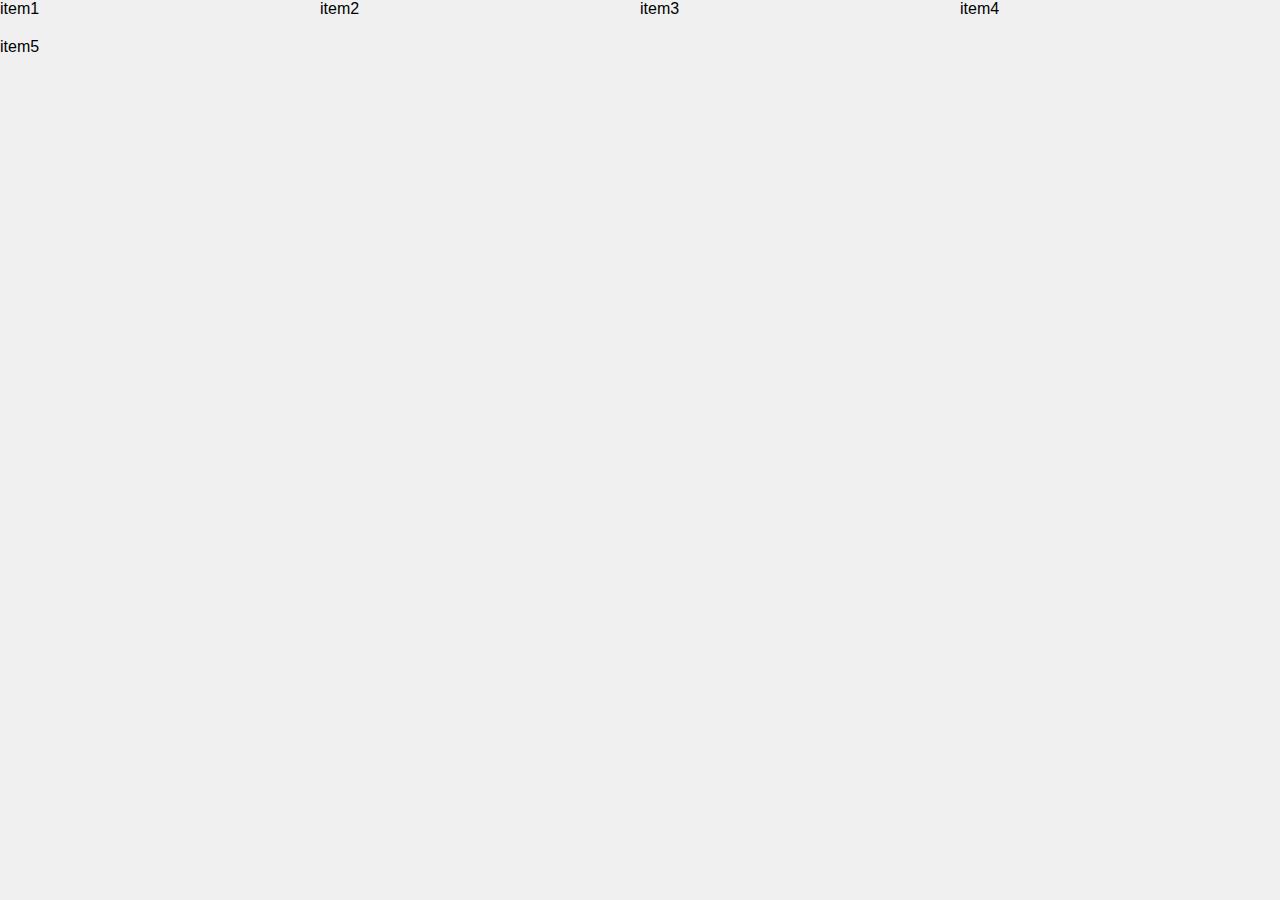
<file: index.html>
<!DOCTYPE html>
<html lang="en">

<head>
    <meta charset="UTF-8">
    <meta name="viewport" content="width=device-width, initial-scale=1.0">
    <title>Document</title>
    <link rel="stylesheet" href="./style.css">
    <style>
        .container {
            display: flex;
            flex-wrap: wrap;
            gap: 20px;
            justify-items: center;
        }

        .bloco {
            width: 300px;

        }
    </style>
</head>

<body>

    <div class="container">
        <div class="bloco">item1</div>
        <div class="bloco">item2</div>
        <div class="bloco">item3</div>
        <div class="bloco">item4</div>
        <div class="bloco">item5</div>


    </div>

</body>

</html>
</file>
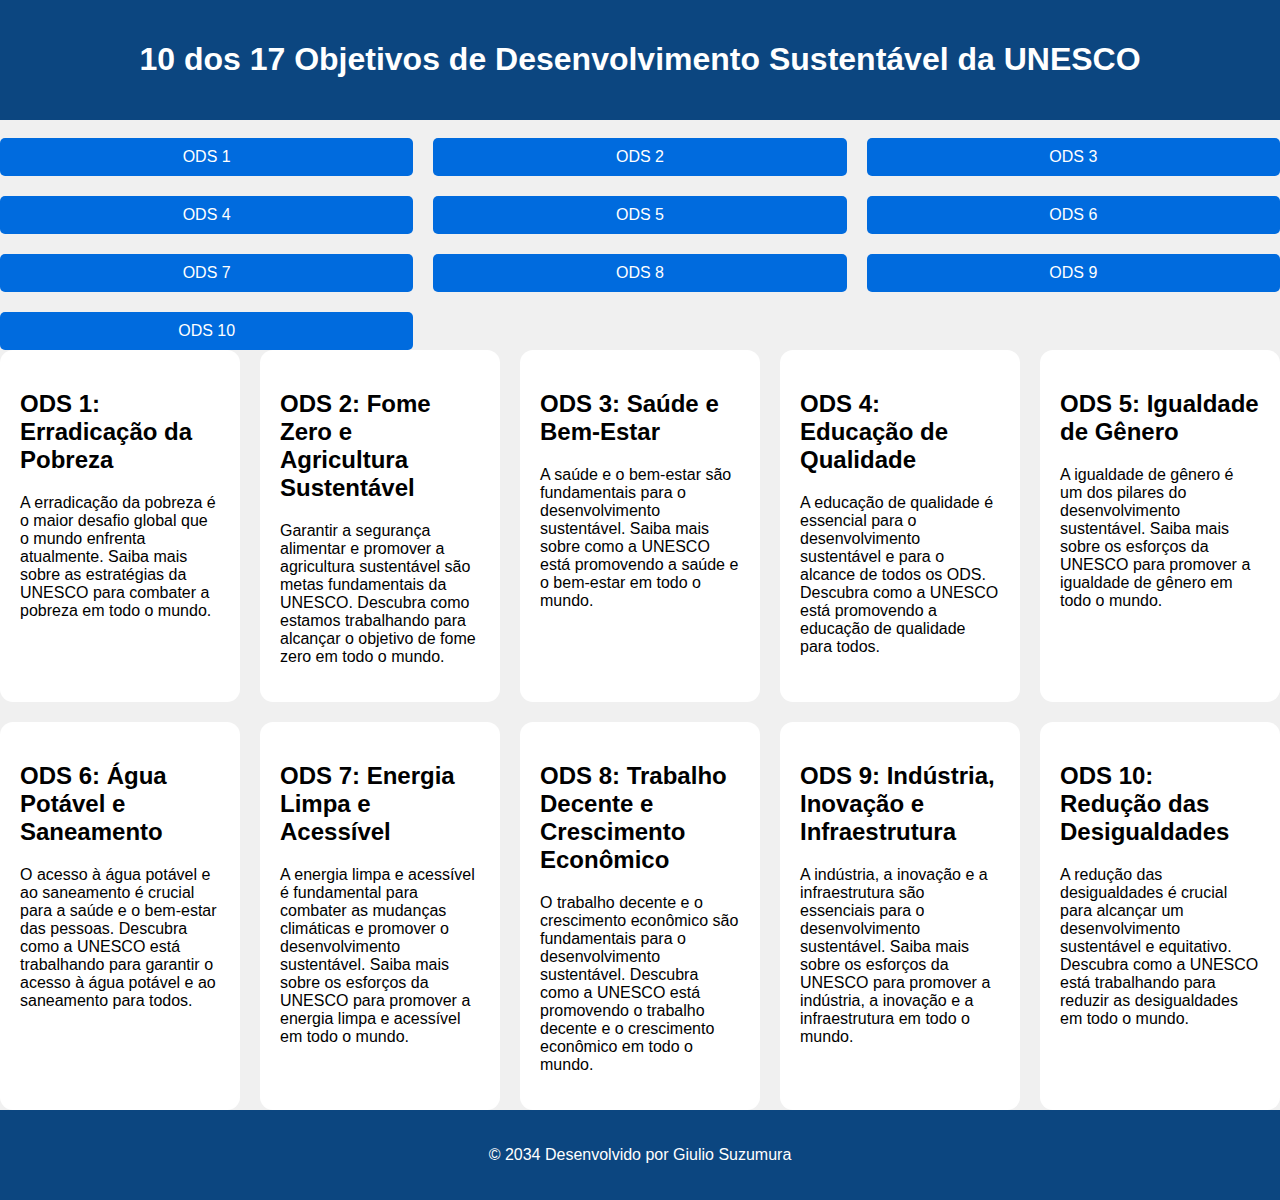
<file: pagina.html>
<!DOCTYPE html>
<html lang="en">
<head>
    <meta charset="UTF-8">
    <meta name="viewport" content="width=device-width, initial-scale=1.0">
    <title>Document</title>
    
</head>
<body>
    <!DOCTYPE html>
<html lang="pt-br">

<head>
    <meta charset="UTF-8">
    <meta name="viewport" content="width=device-width, initial-scale=1.0">
    <title>Layout com Grid e ODS da UNESCO</title>
    
    <link rel="stylesheet" href="style.css">
    
</head>

<body>
    <header>
        <h1>10 dos 17 Objetivos de Desenvolvimento Sustentável da UNESCO</h1>
    </header>

    <nav>
        <br>
        <ul>   
            <li><a href="#artigo1">ODS 1</a></li>
            <li><a href="#artigo2">ODS 2</a></li>
            <li><a href="#artigo3">ODS 3</a></li>
            <li><a href="#artigo4">ODS 4</a></li>
            <li><a href="#artigo5">ODS 5</a></li>
            <li><a href="#artigo6">ODS 6</a></li>
            <li><a href="#artigo7">ODS 7</a></li>
            <li><a href="#artigo8">ODS 8</a></li>
            <li><a href="#artigo9">ODS 9</a></li>
            <li><a href="#artigo10">ODS 10</a></li>
        </ul>
    </nav>

    <main>
        <article id="artigo1">
            <h2>ODS 1: Erradicação da Pobreza</h2>
            <p>A erradicação da pobreza é o maior desafio global que o mundo enfrenta atualmente. Saiba mais sobre as
                estratégias da UNESCO para combater a pobreza em todo o mundo.</p>
        </article>

        <article id="artigo2">
            <h2>ODS 2: Fome Zero e Agricultura Sustentável</h2>
            <p>Garantir a segurança alimentar e promover a agricultura sustentável são metas fundamentais da UNESCO.
                Descubra como estamos trabalhando para alcançar o objetivo de fome zero em todo o mundo.</p>
        </article>

        <article id="artigo3">
            <h2>ODS 3: Saúde e Bem-Estar</h2>
            <p>A saúde e o bem-estar são fundamentais para o desenvolvimento sustentável. Saiba mais sobre como a UNESCO
                está promovendo a saúde e o bem-estar em todo o mundo.</p>
        </article>

        <article id="artigo4">
            <h2>ODS 4: Educação de Qualidade</h2>
            <p>A educação de qualidade é essencial para o desenvolvimento sustentável e para o alcance de todos os ODS.
                Descubra como a UNESCO está promovendo a educação de qualidade para todos.</p>
        </article>

        <article id="artigo5">
            <h2>ODS 5: Igualdade de Gênero</h2>
            <p>A igualdade de gênero é um dos pilares do desenvolvimento sustentável. Saiba mais sobre os esforços da
                UNESCO para promover a igualdade de gênero em todo o mundo.</p>
        </article>

        <article id="artigo6">
            <h2>ODS 6: Água Potável e Saneamento</h2>
            <p>O acesso à água potável e ao saneamento é crucial para a saúde e o bem-estar das pessoas. Descubra como a
                UNESCO está trabalhando para garantir o acesso à água potável e ao saneamento para todos.</p>
        </article>

        <article id="artigo7">
            <h2>ODS 7: Energia Limpa e Acessível</h2>
            <p>A energia limpa e acessível é fundamental para combater as mudanças climáticas e promover o
                desenvolvimento sustentável. Saiba mais sobre os esforços da UNESCO para promover a energia limpa e
                acessível em todo o mundo.</p>
        </article>

        <article id="artigo8">
            <h2>ODS 8: Trabalho Decente e Crescimento Econômico</h2>
            <p>O trabalho decente e o crescimento econômico são fundamentais para o desenvolvimento sustentável.
                Descubra como a UNESCO está promovendo o trabalho decente e o crescimento econômico em todo o mundo.</p>
        </article>

        <article id="artigo9">
            <h2>ODS 9: Indústria, Inovação e Infraestrutura</h2>
            <p>A indústria, a inovação e a infraestrutura são essenciais para o desenvolvimento sustentável. Saiba mais
                sobre os esforços da UNESCO para promover a indústria, a inovação e a infraestrutura em todo o mundo.
            </p>
        </article>

        <article id="artigo10">
            <h2>ODS 10: Redução das Desigualdades</h2>
            <p>A redução das desigualdades é crucial para alcançar um desenvolvimento sustentável e equitativo. Descubra
                como a UNESCO está trabalhando para reduzir as desigualdades em todo o mundo.</p>
        </article>
    </main>

    <footer>
        <p>&copy; 2034 Desenvolvido por Giulio Suzumura</p>
    </footer>
</body>
<!-- https://www.alura.com.br/artigos/css-grid-guia-propriedades-grid-container-grid-item -->
<!-- https://www.alura.com.br/artigos/css-guia-do-flexbox -->
</html>
</body>
</html>
</file>
<file: style.css>
body {

    font-family: Arial, sans-serif;
    margin: 0;
    padding: 0;
    background-color: #f0f0f0;

}

header,
footer {

    background-color: #0c4680;
    text-align: center;
    color: #ffffff;
    padding: 20px;
}

article {
    background-color: #ffffff;
    padding: 20px;
    border-radius: 13px;

}

nav ul {

    list-style: none;
    margin: 0;
    padding: 0;
    text-align: center;
    flex-wrap: wrap;
}

nav ul li {

    background-color: #006bde;
    padding: 10px;
    border-radius: 5px;

}

ul li a {
    color: #ffffff;
    text-decoration: none;
}

ul li a:hover{
font-weight: bold;
    color: rgb(8, 17, 102);
}


nav ul{
display: grid;
flex-wrap: wrap;
gap: 20px;
grid-template-columns: 1fr 1fr 1fr;
justify-content: center;
}

article{
    gap: 20px;
    grid-template-columns: 1fr 1fr 1fr;
    justify-content: center; 
    width: 200px;
    
}
main{

    gap: 20px;
    grid-template-columns: 1fr 1fr 1fr;
    justify-content: center;
    display: flex;
    flex-wrap: wrap;

}
</file>
